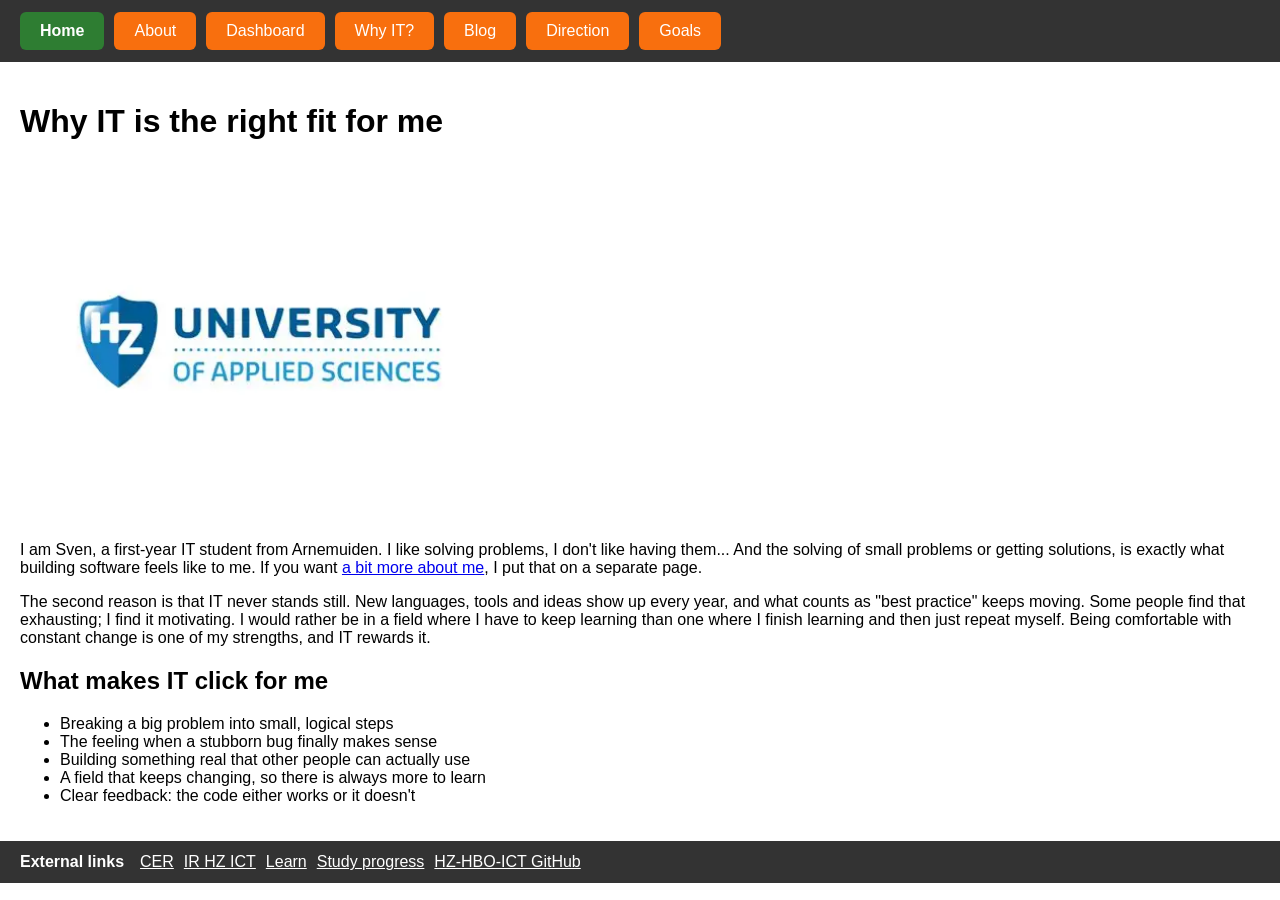
<file: index.html>
<!DOCTYPE html>
<html lang="en">
<head>
    <meta charset="UTF-8">
    <meta name="viewport" content="width=device-width, initial-scale=1.0">
    <meta name="description" content="I am Sven van Dalen, a first-year HBO-ICT student at HZ, and this is why the IT field suits me.">
    <title>Why IT suits me</title>
    <link rel="stylesheet" href="css/style.css">
</head>
<body>
    <nav class="site-nav">
        <a href="index.html" class="active">Home</a>
        <a href="about.html">About</a>
        <a href="dashboard.html">Dashboard</a>
        <a href="why-it.html">Why IT?</a>
        <a href="blog.html">Blog</a>
        <a href="direction.html">Direction</a>
        <a href="goals.html">Goals</a>
    </nav>

    <main>
        <h1>Why IT is the right fit for me</h1>

        <img class="hz-image"
             src="img/hz.jpg"
             alt="Hz logo"
             width="480">

        <p>
            I am Sven, a first-year IT student from Arnemuiden. I like solving problems, I don't like having them... 
            And the solving of small problems or getting solutions, is exactly what building software
            feels like to me. If you want
            <a href="about.html">a bit more about me</a>, I put that on a
            separate page.
        </p>

        <p>
            The second reason is that IT never stands still. New languages,
            tools and ideas show up every year, and what counts as "best
            practice" keeps moving. Some people find that exhausting; I find it
            motivating. I would rather be in a field where I have to keep
            learning than one where I finish learning and then just repeat
            myself. Being comfortable with constant change is one of my
            strengths, and IT rewards it.
        </p>

        <h2>What makes IT click for me</h2>
        <ul>
            <li>Breaking a big problem into small, logical steps</li>
            <li>The feeling when a stubborn bug finally makes sense</li>
            <li>Building something real that other people can actually use</li>
            <li>A field that keeps changing, so there is always more to learn</li>
            <li>Clear feedback: the code either works or it doesn't</li>
        </ul>
    </main>

    <footer class="site-footer">
        <h2 class="footer-title">External links</h2>
        <nav class="external-nav" aria-label="External links">
            <a href="https://hz.reader.docfield.com/0eb02280-92aa-47e8-9714-e3f866708e61"
               target="_blank" rel="noopener noreferrer">CER</a>
            <a href="https://hz.reader.docfield.com/80871c39-9285-4b38-85e4-78a0efbc2461"
               target="_blank" rel="noopener noreferrer">IR HZ ICT</a>
            <a href="https://learn.hz.nl/"
               target="_blank" rel="noopener noreferrer">Learn</a>
            <a href="https://hz.osiris-student.nl/"
               target="_blank" rel="noopener noreferrer">Study progress</a>
            <a href="https://github.com/HZ-HBO-ICT"
               target="_blank" rel="noopener noreferrer">HZ-HBO-ICT GitHub</a>
        </nav>
    </footer>
</body>
</html>
</file>
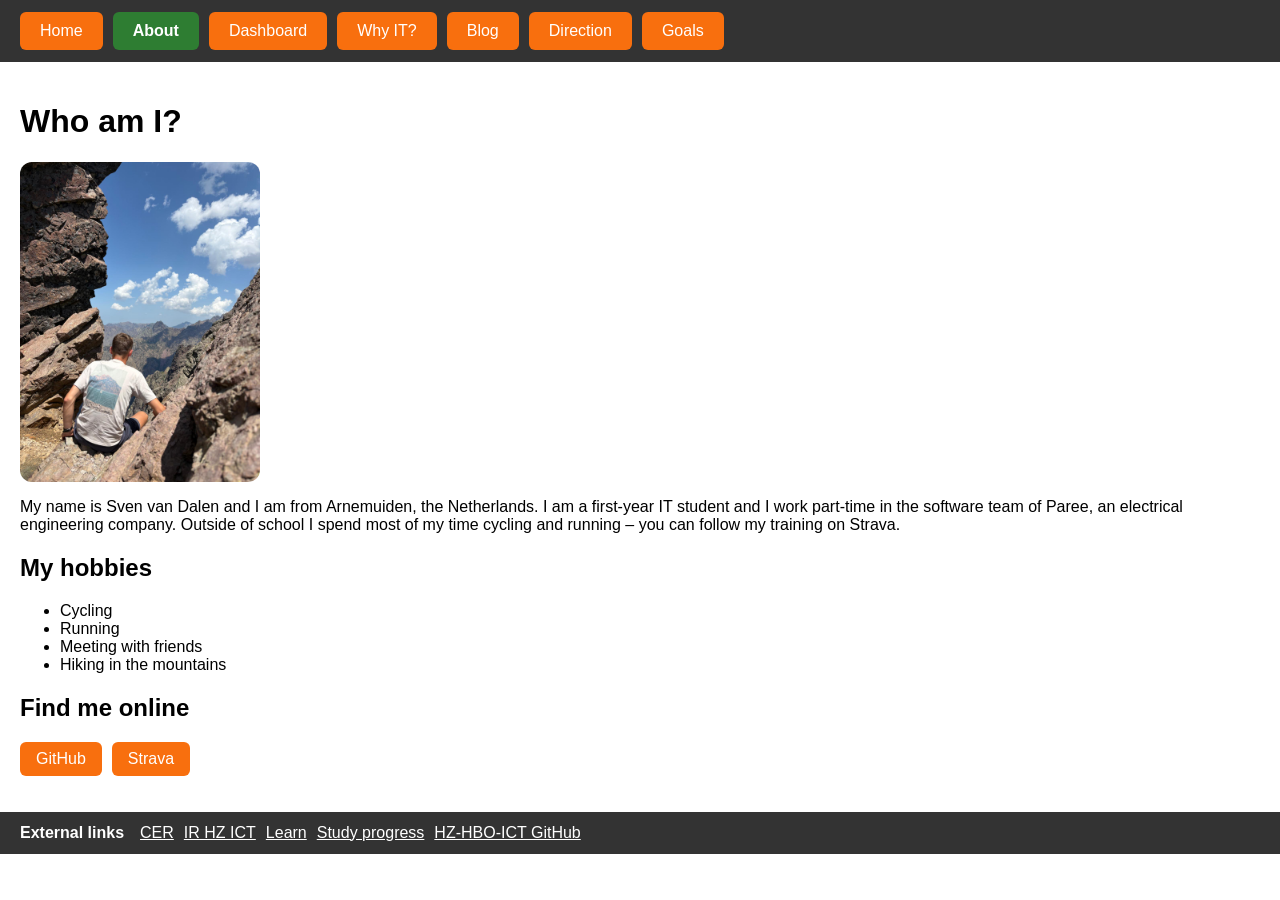
<file: about.html>
<!DOCTYPE html>
<html lang="en">
<head>
    <meta charset="UTF-8">
    <meta name="viewport" content="width=device-width, initial-scale=1.0">
    <meta name="description" content="Who is Sven van Dalen? A first-year IT student from Arnemuiden who loves cycling, running and hiking.">
    <title>Who am I?</title>
    <link rel="stylesheet" href="css/style.css">
</head>
<body>
    <nav class="site-nav">
        <a href="index.html">Home</a>
        <a href="about.html" class="active">About</a>
        <a href="dashboard.html">Dashboard</a>
        <a href="why-it.html">Why IT?</a>
        <a href="blog.html">Blog</a>
        <a href="direction.html">Direction</a>
        <a href="goals.html">Goals</a>
    </nav>

    <main>
        <h1>Who am I?</h1>

        <img class="profile-photo"
             src="img/photo.jpg"
             alt="Photo of Sven van Dalen"
             width="240">

        <p>
            My name is Sven van Dalen and I am from Arnemuiden, the
            Netherlands. I am a first-year IT student and I work part-time in
            the software team of Paree, an electrical engineering company.
            Outside of school I
            spend most of my time cycling and running &ndash; you can follow my
            training on Strava. 
        </p>

        <h2>My hobbies</h2>
        <ul>
            <li>Cycling</li>
            <li>Running</li>
            <li>Meeting with friends</li>
            <li>Hiking in the mountains</li>
        </ul>

        <h2>Find me online</h2>
        <ul class="social-links">
            <li>
                <a href="https://github.com/SvenvanDalen"
                   target="_blank" rel="noopener noreferrer">GitHub</a>
            </li>
            <li>
                <a href="https://www.strava.com/athletes/77824684"
                   target="_blank" rel="noopener noreferrer">Strava</a>
            </li>
        </ul>
    </main>

    <footer class="site-footer">
        <h2 class="footer-title">External links</h2>
        <nav class="external-nav" aria-label="External links">
            <a href="https://hz.reader.docfield.com/0eb02280-92aa-47e8-9714-e3f866708e61"
               target="_blank" rel="noopener noreferrer">CER</a>
            <a href="https://hz.reader.docfield.com/80871c39-9285-4b38-85e4-78a0efbc2461"
               target="_blank" rel="noopener noreferrer">IR HZ ICT</a>
            <a href="https://learn.hz.nl/"
               target="_blank" rel="noopener noreferrer">Learn</a>
            <a href="https://hz.osiris-student.nl/"
               target="_blank" rel="noopener noreferrer">Study progress</a>
            <a href="https://github.com/HZ-HBO-ICT"
               target="_blank" rel="noopener noreferrer">HZ-HBO-ICT GitHub</a>
        </nav>
    </footer>
</body>
</html>
</file>
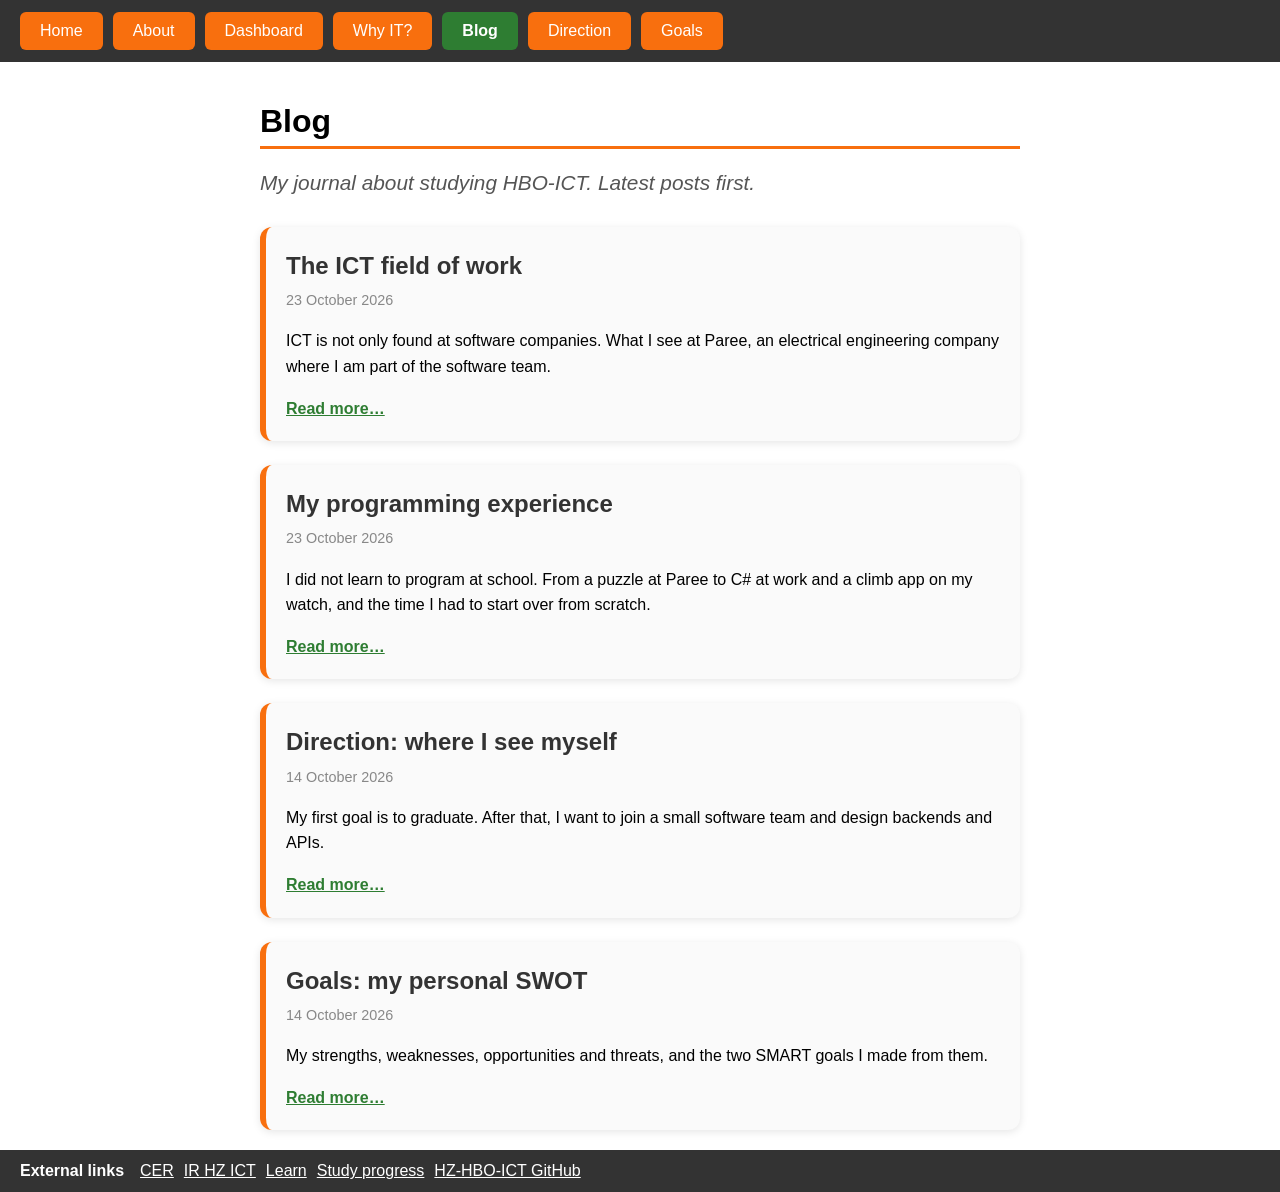
<file: blog.html>
<!DOCTYPE html>
<html lang="en">
<head>
    <meta charset="UTF-8">
    <meta name="viewport" content="width=device-width, initial-scale=1.0">
    <meta name="description" content="Blog by Sven van Dalen about studying HBO-ICT: goals, direction, programming experience and the ICT field of work.">
    <title>Blog</title>
    <link rel="stylesheet" href="css/style.css">
</head>
<body>
    <nav class="site-nav">
        <a href="index.html">Home</a>
        <a href="about.html">About</a>
        <a href="dashboard.html">Dashboard</a>
        <a href="why-it.html">Why IT?</a>
        <a href="blog.html" class="active">Blog</a>
        <a href="direction.html">Direction</a>
        <a href="goals.html">Goals</a>
    </nav>

    <main class="content-page">
        <h1>Blog</h1>
        <p class="intro">My journal about studying HBO-ICT. Latest posts first.</p>

        <!-- The feed is one section; every post excerpt in it is an article,
             because each excerpt makes sense on its own. -->
        <section class="blog-feed">
            <article class="post-excerpt">
                <h2>
                    <a href="ict-field.html">The ICT field of work</a>
                </h2>
                <p class="post-meta">
                    <time datetime="2026-10-23">23 October 2026</time>
                </p>
                <p>
                    ICT is not only found at software companies. What I see at
                    Paree, an electrical engineering company where I am part of
                    the software team.
                </p>
                <a href="ict-field.html" class="read-more">Read more&hellip;</a>
            </article>

            <article class="post-excerpt">
                <h2>
                    <a href="programming-experience.html">My programming experience</a>
                </h2>
                <p class="post-meta">
                    <time datetime="2026-10-23">23 October 2026</time>
                </p>
                <p>
                    I did not learn to program at school. From a puzzle at
                    Paree to C# at work and a climb app on my watch, and the time
                    I had to start over from scratch.
                </p>
                <a href="programming-experience.html" class="read-more">Read more&hellip;</a>
            </article>

            <article class="post-excerpt">
                <h2>
                    <a href="direction.html">Direction: where I see myself</a>
                </h2>
                <p class="post-meta">
                    <time datetime="2026-10-14">14 October 2026</time>
                </p>
                <p>
                    My first goal is to graduate. After that, I want to join a
                    small software team and design backends and APIs.
                </p>
                <a href="direction.html" class="read-more">Read more&hellip;</a>
            </article>

            <article class="post-excerpt">
                <h2>
                    <a href="goals.html">Goals: my personal SWOT</a>
                </h2>
                <p class="post-meta">
                    <time datetime="2026-10-14">14 October 2026</time>
                </p>
                <p>
                    My strengths, weaknesses, opportunities and threats, and the
                    two SMART goals I made from them.
                </p>
                <a href="goals.html" class="read-more">Read more&hellip;</a>
            </article>
        </section>
    </main>

    <footer class="site-footer">
        <h2 class="footer-title">External links</h2>
        <nav class="external-nav" aria-label="External links">
            <a href="https://hz.reader.docfield.com/0eb02280-92aa-47e8-9714-e3f866708e61"
               target="_blank" rel="noopener noreferrer">CER</a>
            <a href="https://hz.reader.docfield.com/80871c39-9285-4b38-85e4-78a0efbc2461"
               target="_blank" rel="noopener noreferrer">IR HZ ICT</a>
            <a href="https://learn.hz.nl/"
               target="_blank" rel="noopener noreferrer">Learn</a>
            <a href="https://hz.osiris-student.nl/"
               target="_blank" rel="noopener noreferrer">Study progress</a>
            <a href="https://github.com/HZ-HBO-ICT"
               target="_blank" rel="noopener noreferrer">HZ-HBO-ICT GitHub</a>
        </nav>
    </footer>
</body>
</html>
</file>
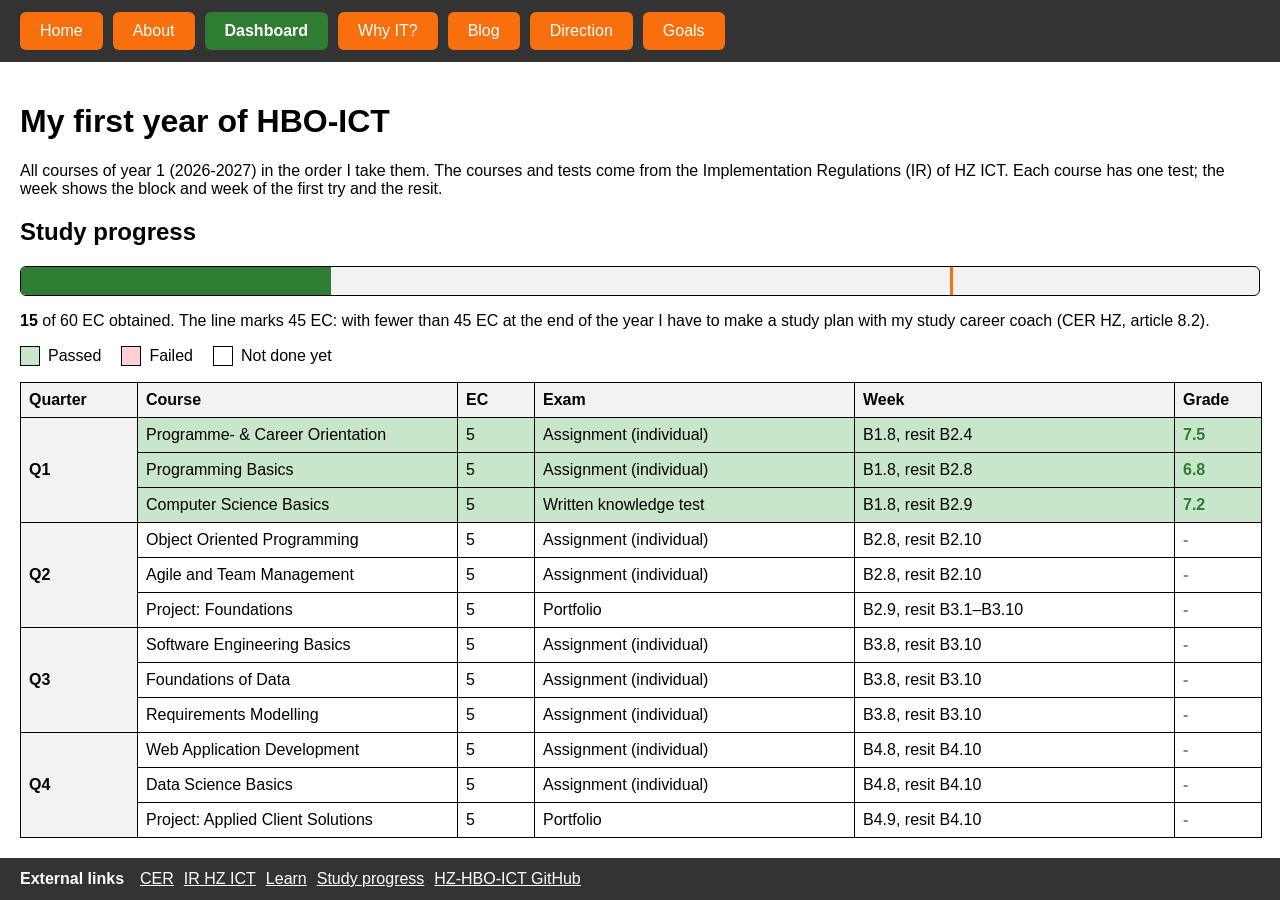
<file: dashboard.html>
<!DOCTYPE html>
<html lang="en">
<head>
    <meta charset="UTF-8">
    <meta name="viewport" content="width=device-width, initial-scale=1.0">
    <meta name="description" content="Study dashboard with all first-year HBO-ICT courses at HZ, grades and progress towards the 45 EC study advice boundary.">
    <title>Dashboard</title>
    <link rel="stylesheet" href="css/style.css">
    <script src="js/dashboard.js" defer></script>
</head>
<body>
    <nav class="site-nav">
        <a href="index.html">Home</a>
        <a href="about.html">About</a>
        <a href="dashboard.html" class="active">Dashboard</a>
        <a href="why-it.html">Why IT?</a>
        <a href="blog.html">Blog</a>
        <a href="direction.html">Direction</a>
        <a href="goals.html">Goals</a>
    </nav>

    <main>
        <!-- Dashboard: an overview of the whole year, laid out with flexbox
             instead of a <table>. Each ".board-row" is a flex row of cells;
             a ".board-group" keeps one quarter label next to its rows.
             To add a result: change the row class from "pending" to "passed"
             or "failed" and put the grade in the last cell. dashboard.js
             counts the EC of every "passed" row for the progress bar. -->
        <h1>My first year of HBO-ICT</h1>
        <p>
            All courses of year 1 (2026-2027) in the order I take them. The
            courses and tests come from the Implementation Regulations (IR) of
            HZ ICT. Each course has one test; the week shows the block and week
            of the first try and the resit.
        </p>

        <h2>Study progress</h2>
        <div class="progress">
            <div class="progress-fill" id="progress-fill"></div>
            <div class="progress-bsa" title="BSA line: 45 EC"></div>
        </div>
        <p class="progress-text">
            <strong id="progress-ec">0</strong> of 60 EC obtained.
            The line marks 45 EC: with fewer than 45 EC at the end of the year
            I have to make a study plan with my study career coach (CER HZ,
            article 8.2).
        </p>

        <ul class="legend">
            <li><span class="legend-box passed"></span> Passed</li>
            <li><span class="legend-box failed"></span> Failed</li>
            <li><span class="legend-box pending"></span> Not done yet</li>
        </ul>

        <div class="board">
            <div class="board-row board-head">
                <div class="cell cell-quarter">Quarter</div>
                <div class="cell">Course</div>
                <div class="cell cell-ec">EC</div>
                <div class="cell">Exam</div>
                <div class="cell">Week</div>
                <div class="cell cell-grade">Grade</div>
            </div>

            <div class="board-group">
                <div class="cell cell-quarter">Q1</div>
                <div class="board-group-rows">
                    <div class="board-row passed">
                        <div class="cell">Programme- &amp; Career Orientation</div>
                        <div class="cell cell-ec">5</div>
                        <div class="cell">Assignment (individual)</div>
                        <div class="cell">B1.8, resit B2.4</div>
                        <div class="cell cell-grade">7.5</div>
                    </div>
                    <div class="board-row passed">
                        <div class="cell">Programming Basics</div>
                        <div class="cell cell-ec">5</div>
                        <div class="cell">Assignment (individual)</div>
                        <div class="cell">B1.8, resit B2.8</div>
                        <div class="cell cell-grade">6.8</div>
                    </div>
                    <div class="board-row passed">
                        <div class="cell">Computer Science Basics</div>
                        <div class="cell cell-ec">5</div>
                        <div class="cell">Written knowledge test</div>
                        <div class="cell">B1.8, resit B2.9</div>
                        <div class="cell cell-grade">7.2</div>
                    </div>
                </div>
            </div>

            <div class="board-group">
                <div class="cell cell-quarter">Q2</div>
                <div class="board-group-rows">
                    <div class="board-row pending">
                        <div class="cell">Object Oriented Programming</div>
                        <div class="cell cell-ec">5</div>
                        <div class="cell">Assignment (individual)</div>
                        <div class="cell">B2.8, resit B2.10</div>
                        <div class="cell cell-grade">-</div>
                    </div>
                    <div class="board-row pending">
                        <div class="cell">Agile and Team Management</div>
                        <div class="cell cell-ec">5</div>
                        <div class="cell">Assignment (individual)</div>
                        <div class="cell">B2.8, resit B2.10</div>
                        <div class="cell cell-grade">-</div>
                    </div>
                    <div class="board-row pending">
                        <div class="cell">Project: Foundations</div>
                        <div class="cell cell-ec">5</div>
                        <div class="cell">Portfolio</div>
                        <div class="cell">B2.9, resit B3.1&ndash;B3.10</div>
                        <div class="cell cell-grade">-</div>
                    </div>
                </div>
            </div>

            <div class="board-group">
                <div class="cell cell-quarter">Q3</div>
                <div class="board-group-rows">
                    <div class="board-row pending">
                        <div class="cell">Software Engineering Basics</div>
                        <div class="cell cell-ec">5</div>
                        <div class="cell">Assignment (individual)</div>
                        <div class="cell">B3.8, resit B3.10</div>
                        <div class="cell cell-grade">-</div>
                    </div>
                    <div class="board-row pending">
                        <div class="cell">Foundations of Data</div>
                        <div class="cell cell-ec">5</div>
                        <div class="cell">Assignment (individual)</div>
                        <div class="cell">B3.8, resit B3.10</div>
                        <div class="cell cell-grade">-</div>
                    </div>
                    <div class="board-row pending">
                        <div class="cell">Requirements Modelling</div>
                        <div class="cell cell-ec">5</div>
                        <div class="cell">Assignment (individual)</div>
                        <div class="cell">B3.8, resit B3.10</div>
                        <div class="cell cell-grade">-</div>
                    </div>
                </div>
            </div>

            <div class="board-group">
                <div class="cell cell-quarter">Q4</div>
                <div class="board-group-rows">
                    <div class="board-row pending">
                        <div class="cell">Web Application Development</div>
                        <div class="cell cell-ec">5</div>
                        <div class="cell">Assignment (individual)</div>
                        <div class="cell">B4.8, resit B4.10</div>
                        <div class="cell cell-grade">-</div>
                    </div>
                    <div class="board-row pending">
                        <div class="cell">Data Science Basics</div>
                        <div class="cell cell-ec">5</div>
                        <div class="cell">Assignment (individual)</div>
                        <div class="cell">B4.8, resit B4.10</div>
                        <div class="cell cell-grade">-</div>
                    </div>
                    <div class="board-row pending">
                        <div class="cell">Project: Applied Client Solutions</div>
                        <div class="cell cell-ec">5</div>
                        <div class="cell">Portfolio</div>
                        <div class="cell">B4.9, resit B4.10</div>
                        <div class="cell cell-grade">-</div>
                    </div>
                </div>
            </div>
        </div>
    </main>

    <footer class="site-footer">
        <h2 class="footer-title">External links</h2>
        <nav class="external-nav" aria-label="External links">
            <a href="https://hz.reader.docfield.com/0eb02280-92aa-47e8-9714-e3f866708e61"
               target="_blank" rel="noopener noreferrer">CER</a>
            <a href="https://hz.reader.docfield.com/80871c39-9285-4b38-85e4-78a0efbc2461"
               target="_blank" rel="noopener noreferrer">IR HZ ICT</a>
            <a href="https://learn.hz.nl/"
               target="_blank" rel="noopener noreferrer">Learn</a>
            <a href="https://hz.osiris-student.nl/"
               target="_blank" rel="noopener noreferrer">Study progress</a>
            <a href="https://github.com/HZ-HBO-ICT"
               target="_blank" rel="noopener noreferrer">HZ-HBO-ICT GitHub</a>
        </nav>
    </footer>
</body>
</html>
</file>
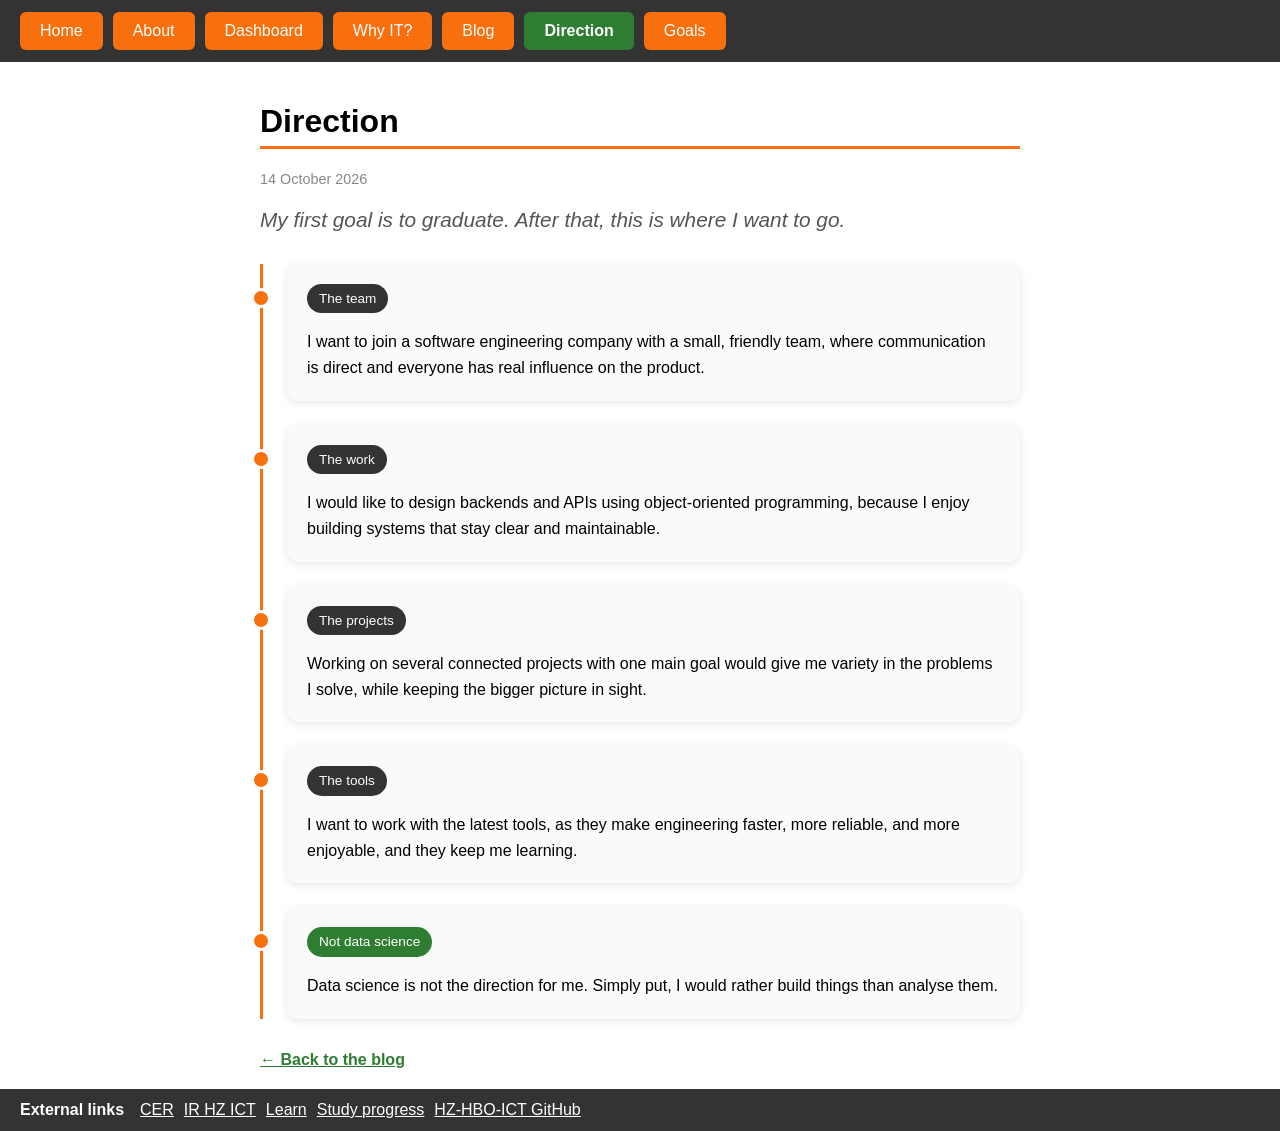
<file: direction.html>
<!DOCTYPE html>
<html lang="en">
<head>
    <meta charset="UTF-8">
    <meta name="viewport" content="width=device-width, initial-scale=1.0">
    <meta name="description" content="Where I, Sven van Dalen, see myself in the future: designing backends and APIs in a small software team.">
    <title>Direction</title>
    <link rel="stylesheet" href="css/style.css">
</head>
<body>
    <nav class="site-nav">
        <a href="index.html">Home</a>
        <a href="about.html">About</a>
        <a href="dashboard.html">Dashboard</a>
        <a href="why-it.html">Why IT?</a>
        <a href="blog.html">Blog</a>
        <a href="direction.html" class="active">Direction</a>
        <a href="goals.html">Goals</a>
    </nav>

    <main class="content-page">
        <h1>Direction</h1>
        <p class="post-meta">
            <time datetime="2026-10-14">14 October 2026</time>
        </p>
        <p class="intro">My first goal is to graduate. After that, this is where I want to go.</p>

        <div class="story">
            <section class="story-card">
                <span class="story-label">The team</span>
                <p>
                    I want to join a software engineering company with a small,
                    friendly team, where communication is direct and everyone has
                    real influence on the product.
                </p>
            </section>
            <section class="story-card">
                <span class="story-label">The work</span>
                <p>
                    I would like to design backends and APIs using object-oriented
                    programming, because I enjoy building systems that stay clear
                    and maintainable.
                </p>
            </section>
            <section class="story-card">
                <span class="story-label">The projects</span>
                <p>
                    Working on several connected projects with one main goal would
                    give me variety in the problems I solve, while keeping the
                    bigger picture in sight.
                </p>
            </section>
            <section class="story-card">
                <span class="story-label">The tools</span>
                <p>
                    I want to work with the latest tools, as they make engineering
                    faster, more reliable, and more enjoyable, and they keep me
                    learning.
                </p>
            </section>
            <section class="story-card">
                <span class="story-label">Not data science</span>
                <p>
                    Data science is not the direction for me. Simply put, I would
                    rather build things than analyse them.
                </p>
            </section>
        </div>

        <a href="blog.html" class="back-link">&larr; Back to the blog</a>
    </main>

    <footer class="site-footer">
        <h2 class="footer-title">External links</h2>
        <nav class="external-nav" aria-label="External links">
            <a href="https://hz.reader.docfield.com/0eb02280-92aa-47e8-9714-e3f866708e61"
               target="_blank" rel="noopener noreferrer">CER</a>
            <a href="https://hz.reader.docfield.com/80871c39-9285-4b38-85e4-78a0efbc2461"
               target="_blank" rel="noopener noreferrer">IR HZ ICT</a>
            <a href="https://learn.hz.nl/"
               target="_blank" rel="noopener noreferrer">Learn</a>
            <a href="https://hz.osiris-student.nl/"
               target="_blank" rel="noopener noreferrer">Study progress</a>
            <a href="https://github.com/HZ-HBO-ICT"
               target="_blank" rel="noopener noreferrer">HZ-HBO-ICT GitHub</a>
        </nav>
    </footer>
</body>
</html>
</file>
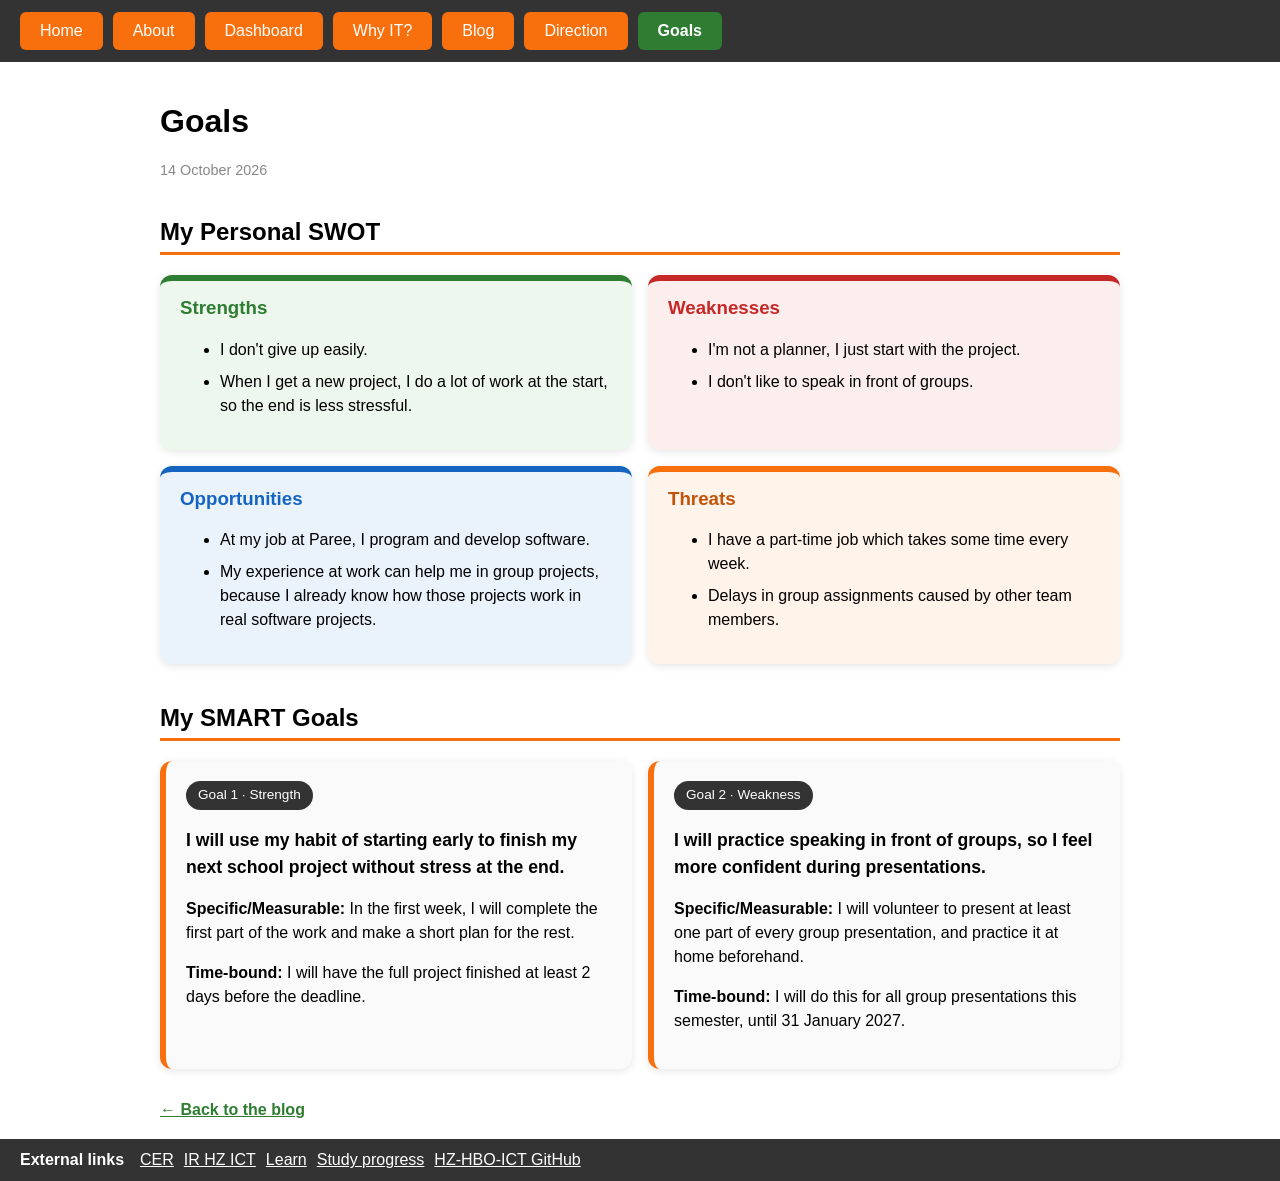
<file: goals.html>
<!DOCTYPE html>
<html lang="en">
<head>
    <meta charset="UTF-8">
    <meta name="viewport" content="width=device-width, initial-scale=1.0">
    <meta name="description" content="My personal SWOT analysis and SMART goals for my first year of HBO-ICT.">
    <title>Goals</title>
    <link rel="stylesheet" href="css/style.css">
</head>
<body>
    <nav class="site-nav">
        <a href="index.html">Home</a>
        <a href="about.html">About</a>
        <a href="dashboard.html">Dashboard</a>
        <a href="why-it.html">Why IT?</a>
        <a href="blog.html">Blog</a>
        <a href="direction.html">Direction</a>
        <a href="goals.html" class="active">Goals</a>
    </nav>

    <main class="goals-page">
        <h1>Goals</h1>
        <p class="post-meta">
            <time datetime="2026-10-14">14 October 2026</time>
        </p>

        <h2>My Personal SWOT</h2>
        <div class="swot">
            <section class="swot-box swot-strengths">
                <h3>Strengths</h3>
                <ul>
                    <li>I don't give up easily.</li>
                    <li>
                        When I get a new project, I do a lot of work at the
                        start, so the end is less stressful.
                    </li>
                </ul>
            </section>
            <section class="swot-box swot-weaknesses">
                <h3>Weaknesses</h3>
                <ul>
                    <li>I'm not a planner, I just start with the project.</li>
                    <li>I don't like to speak in front of groups.</li>
                </ul>
            </section>
            <section class="swot-box swot-opportunities">
                <h3>Opportunities</h3>
                <ul>
                    <li>At my job at Paree, I program and develop software.</li>
                    <li>
                        My experience at work can help me in group projects,
                        because I already know how those projects work in real
                        software projects.
                    </li>
                </ul>
            </section>
            <section class="swot-box swot-threats">
                <h3>Threats</h3>
                <ul>
                    <li>I have a part-time job which takes some time every week.</li>
                    <li>Delays in group assignments caused by other team members.</li>
                </ul>
            </section>
        </div>

        <h2>My SMART Goals</h2>
        <div class="goals">
            <section class="goal-card">
                <span class="goal-label">Goal 1 · Strength</span>
                <p class="goal-text">
                    I will use my habit of starting early to finish my next
                    school project without stress at the end.
                </p>
                <p>
                    <strong>Specific/Measurable:</strong> In the first week, I
                    will complete the first part of the work and make a short
                    plan for the rest.
                </p>
                <p>
                    <strong>Time-bound:</strong> I will have the full project
                    finished at least 2 days before the deadline.
                </p>
            </section>
            <section class="goal-card">
                <span class="goal-label">Goal 2 · Weakness</span>
                <p class="goal-text">
                    I will practice speaking in front of groups, so I feel more
                    confident during presentations.
                </p>
                <p>
                    <strong>Specific/Measurable:</strong> I will volunteer to
                    present at least one part of every group presentation, and
                    practice it at home beforehand.
                </p>
                <p>
                    <strong>Time-bound:</strong> I will do this for all group
                    presentations this semester, until 31 January 2027.
                </p>
            </section>
        </div>

        <a href="blog.html" class="back-link">&larr; Back to the blog</a>
    </main>

    <footer class="site-footer">
        <h2 class="footer-title">External links</h2>
        <nav class="external-nav" aria-label="External links">
            <a href="https://hz.reader.docfield.com/0eb02280-92aa-47e8-9714-e3f866708e61"
               target="_blank" rel="noopener noreferrer">CER</a>
            <a href="https://hz.reader.docfield.com/80871c39-9285-4b38-85e4-78a0efbc2461"
               target="_blank" rel="noopener noreferrer">IR HZ ICT</a>
            <a href="https://learn.hz.nl/"
               target="_blank" rel="noopener noreferrer">Learn</a>
            <a href="https://hz.osiris-student.nl/"
               target="_blank" rel="noopener noreferrer">Study progress</a>
            <a href="https://github.com/HZ-HBO-ICT"
               target="_blank" rel="noopener noreferrer">HZ-HBO-ICT GitHub</a>
        </nav>
    </footer>
</body>
</html>
</file>
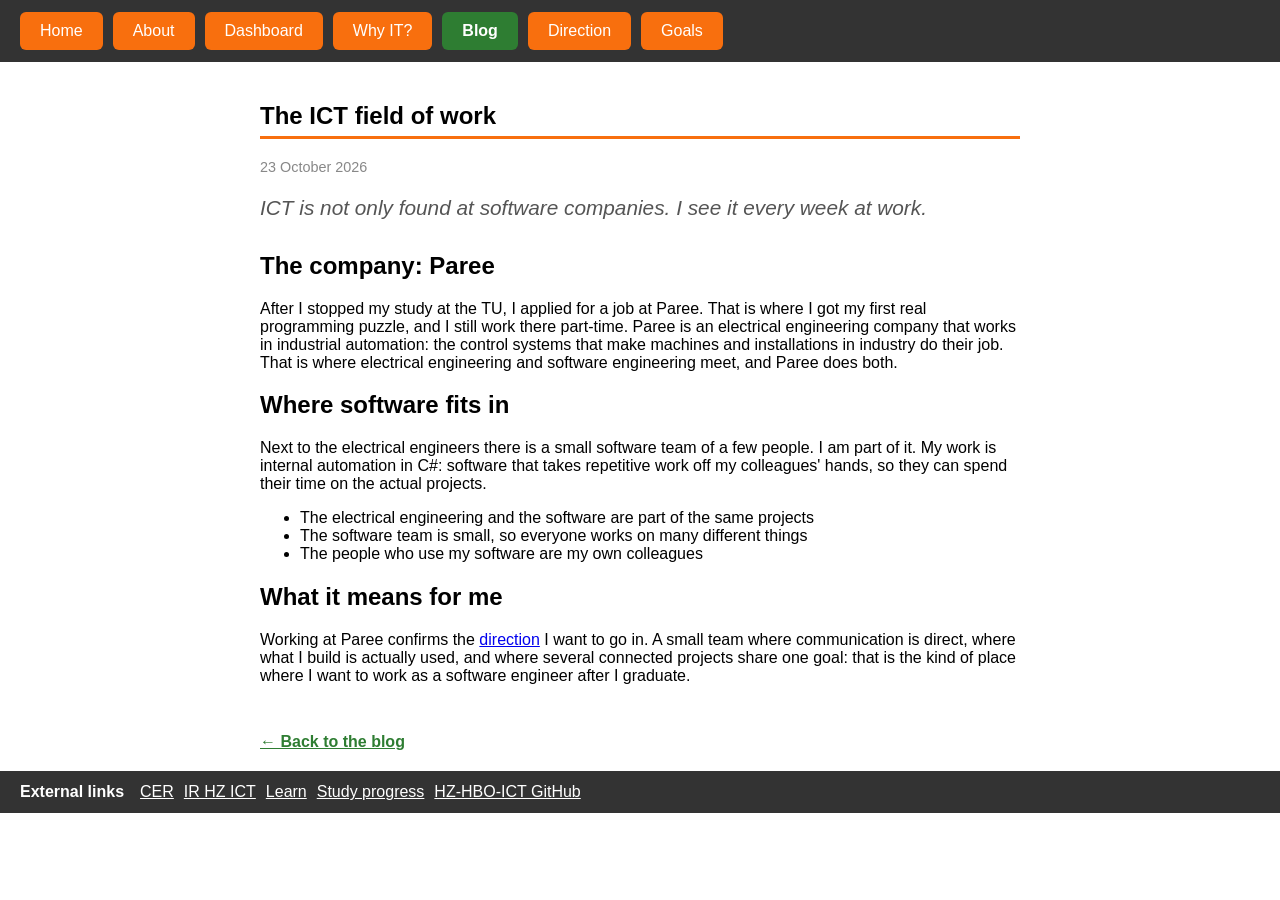
<file: ict-field.html>
<!DOCTYPE html>
<html lang="en">
<head>
    <meta charset="UTF-8">
    <meta name="viewport" content="width=device-width, initial-scale=1.0">
    <meta name="description" content="A look at the ICT field of work through Paree, an electrical engineering company with its own software team.">
    <title>The ICT field of work</title>
    <link rel="stylesheet" href="css/style.css">
</head>
<body>
    <nav class="site-nav">
        <a href="index.html">Home</a>
        <a href="about.html">About</a>
        <a href="dashboard.html">Dashboard</a>
        <a href="why-it.html">Why IT?</a>
        <a href="blog.html" class="active">Blog</a>
        <a href="direction.html">Direction</a>
        <a href="goals.html">Goals</a>
    </nav>

    <main class="content-page">
        <article>
            <h1>The ICT field of work</h1>
            <p class="post-meta">
                <time datetime="2026-10-23">23 October 2026</time>
            </p>

            <p class="intro">ICT is not only found at software companies. I see it every week at work.</p>

            <h2>The company: Paree</h2>
            <p>
                After I stopped my study at the TU, I applied for a job at
                Paree. That is where I got my first real programming puzzle,
                and I still work there part-time. Paree is an electrical
                engineering company that works in industrial automation: the
                control systems that make machines and installations in
                industry do their job. That is where electrical engineering and
                software engineering meet, and Paree does both.
            </p>

            <h2>Where software fits in</h2>
            <p>
                Next to the electrical engineers there is a small software team
                of a few people. I am part of it. My work is internal
                automation in C#: software that takes repetitive work off my
                colleagues' hands, so they can spend their time on the actual
                projects.
            </p>
            <ul>
                <li>The electrical engineering and the software are part of the same projects</li>
                <li>The software team is small, so everyone works on many different things</li>
                <li>The people who use my software are my own colleagues</li>
            </ul>

            <h2>What it means for me</h2>
            <p>
                Working at Paree confirms the
                <a href="direction.html">direction</a> I want to go in. A small
                team where communication is direct, where what I build is
                actually used, and where several connected projects share one
                goal: that is the kind of place where I want to work as a
                software engineer after I graduate.
            </p>
        </article>

        <a href="blog.html" class="back-link">&larr; Back to the blog</a>
    </main>

    <footer class="site-footer">
        <h2 class="footer-title">External links</h2>
        <nav class="external-nav" aria-label="External links">
            <a href="https://hz.reader.docfield.com/0eb02280-92aa-47e8-9714-e3f866708e61"
               target="_blank" rel="noopener noreferrer">CER</a>
            <a href="https://hz.reader.docfield.com/80871c39-9285-4b38-85e4-78a0efbc2461"
               target="_blank" rel="noopener noreferrer">IR HZ ICT</a>
            <a href="https://learn.hz.nl/"
               target="_blank" rel="noopener noreferrer">Learn</a>
            <a href="https://hz.osiris-student.nl/"
               target="_blank" rel="noopener noreferrer">Study progress</a>
            <a href="https://github.com/HZ-HBO-ICT"
               target="_blank" rel="noopener noreferrer">HZ-HBO-ICT GitHub</a>
        </nav>
    </footer>
</body>
</html>
</file>
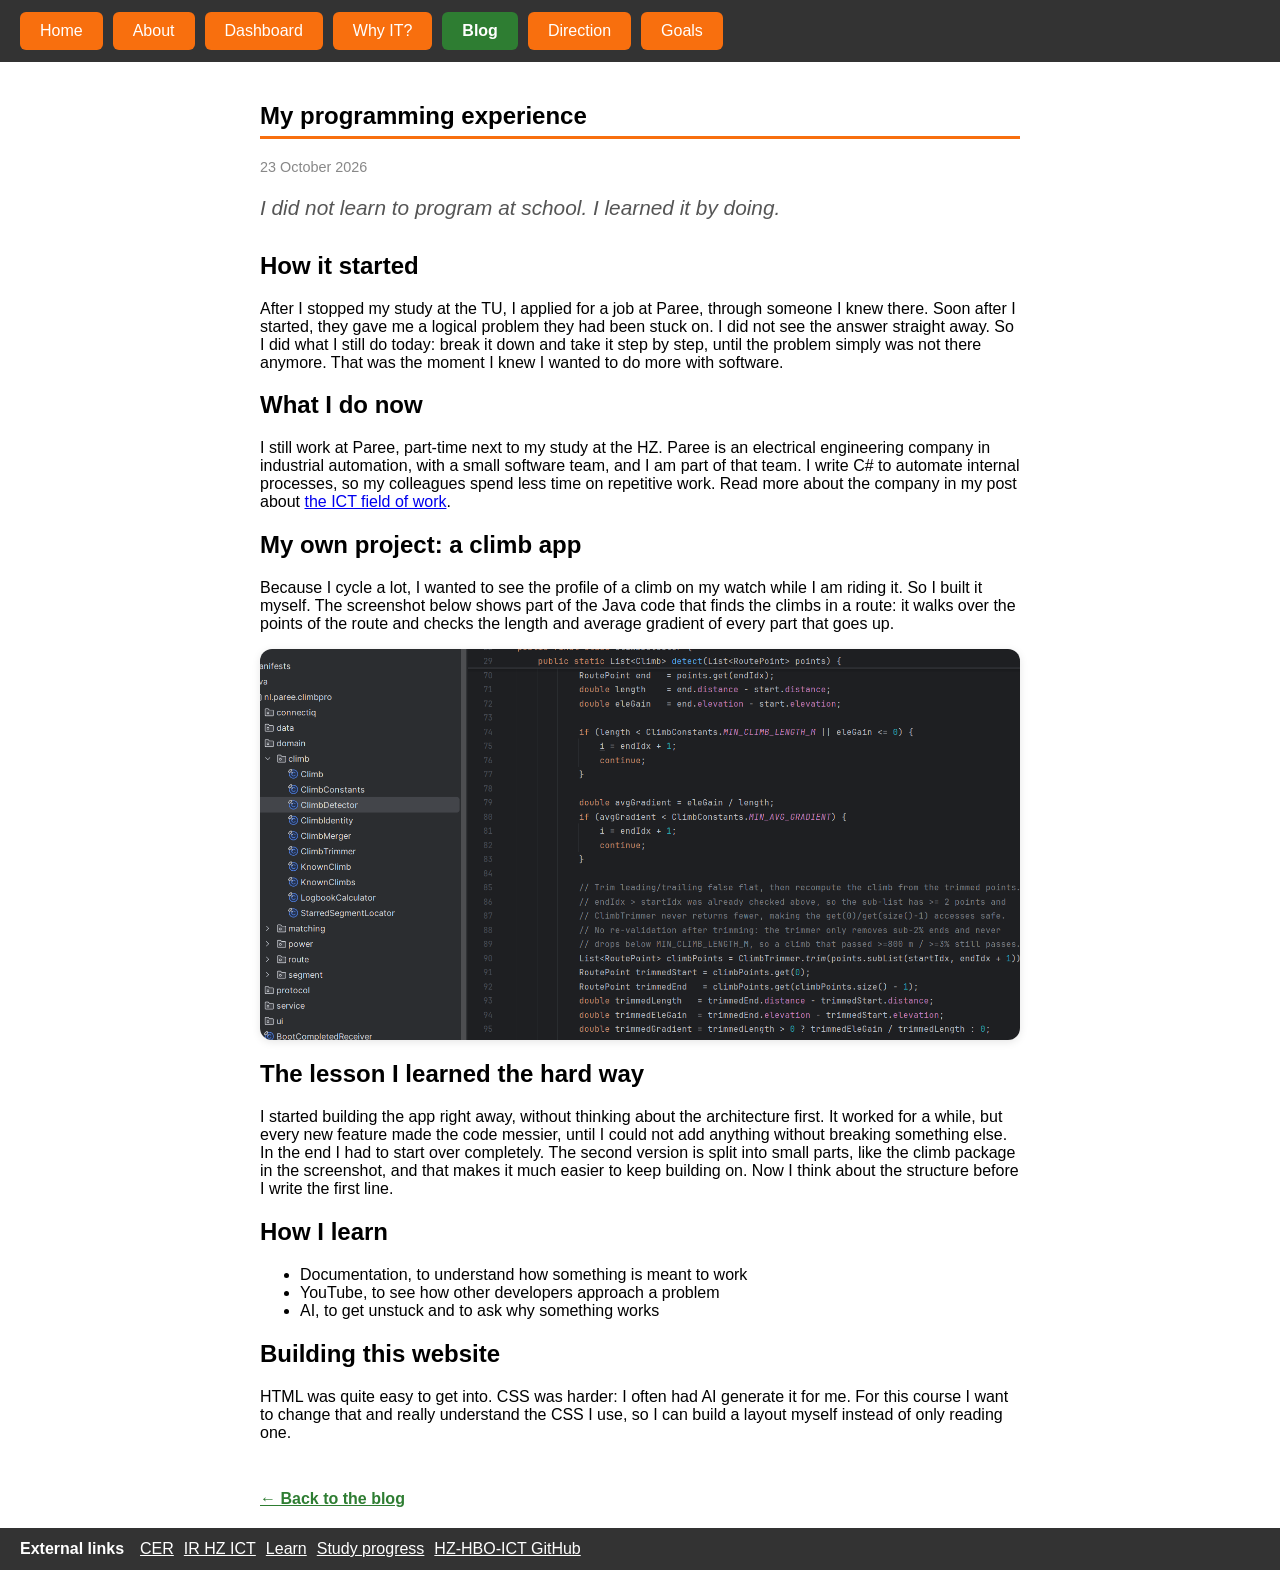
<file: programming-experience.html>
<!DOCTYPE html>
<html lang="en">
<head>
    <meta charset="UTF-8">
    <meta name="viewport" content="width=device-width, initial-scale=1.0">
    <meta name="description" content="How Sven van Dalen learned to program: C# at work, a Java climb app and lessons about software architecture.">
    <title>My programming experience</title>
    <link rel="stylesheet" href="css/style.css">
</head>
<body>
    <nav class="site-nav">
        <a href="index.html">Home</a>
        <a href="about.html">About</a>
        <a href="dashboard.html">Dashboard</a>
        <a href="why-it.html">Why IT?</a>
        <a href="blog.html" class="active">Blog</a>
        <a href="direction.html">Direction</a>
        <a href="goals.html">Goals</a>
    </nav>

    <main class="content-page">
        <article>
            <h1>My programming experience</h1>
            <p class="post-meta">
                <time datetime="2026-10-23">23 October 2026</time>
            </p>

            <p class="intro">I did not learn to program at school. I learned it by doing.</p>

            <h2>How it started</h2>
            <p>
                After I stopped my study at the TU, I applied for a job at
                Paree, through someone I knew there. Soon after I started, they
                gave me a logical problem they had been stuck on. I did not see
                the answer straight away. So I did what I still do today: break
                it down and take it step by step, until the problem simply was
                not there anymore. That was the moment I knew I wanted to do
                more with software.
            </p>

            <h2>What I do now</h2>
            <p>
                I still work at Paree, part-time next to my study at the HZ.
                Paree is an electrical engineering company in industrial
                automation, with a small software team, and I am part of that
                team. I write C# to automate internal processes, so my
                colleagues spend less time on repetitive work. Read more about
                the company in my post about
                <a href="ict-field.html">the ICT field of work</a>.
            </p>

            <h2>My own project: a climb app</h2>
            <p>
                Because I cycle a lot, I wanted to see the profile of a climb on
                my watch while I am riding it. So I built it myself. The
                screenshot below shows part of the Java code that finds the
                climbs in a route: it walks over the points of the route and
                checks the length and average gradient of every part that goes
                up.
            </p>
            <img class="post-image"
                 src="img/code.png"
                 alt="Java code of a ClimbDetector class that finds climbs in a cycling route">

            <h2>The lesson I learned the hard way</h2>
            <p>
                I started building the app right away, without thinking about
                the architecture first. It worked for a while, but every new
                feature made the code messier, until I could not add anything
                without breaking something else. In the end I had to start over
                completely. The second version is split into small parts, like
                the climb package in the screenshot, and that makes it much
                easier to keep building on. Now I think about the structure
                before I write the first line.
            </p>

            <h2>How I learn</h2>
            <ul>
                <li>Documentation, to understand how something is meant to work</li>
                <li>YouTube, to see how other developers approach a problem</li>
                <li>AI, to get unstuck and to ask why something works</li>
            </ul>

            <h2>Building this website</h2>
            <p>
                HTML was quite easy to get into. CSS was harder: I often had AI
                generate it for me. For this course I want to change that and
                really understand the CSS I use, so I can build a layout myself
                instead of only reading one.
            </p>
        </article>

        <a href="blog.html" class="back-link">&larr; Back to the blog</a>
    </main>

    <footer class="site-footer">
        <h2 class="footer-title">External links</h2>
        <nav class="external-nav" aria-label="External links">
            <a href="https://hz.reader.docfield.com/0eb02280-92aa-47e8-9714-e3f866708e61"
               target="_blank" rel="noopener noreferrer">CER</a>
            <a href="https://hz.reader.docfield.com/80871c39-9285-4b38-85e4-78a0efbc2461"
               target="_blank" rel="noopener noreferrer">IR HZ ICT</a>
            <a href="https://learn.hz.nl/"
               target="_blank" rel="noopener noreferrer">Learn</a>
            <a href="https://hz.osiris-student.nl/"
               target="_blank" rel="noopener noreferrer">Study progress</a>
            <a href="https://github.com/HZ-HBO-ICT"
               target="_blank" rel="noopener noreferrer">HZ-HBO-ICT GitHub</a>
        </nav>
    </footer>
</body>
</html>
</file>
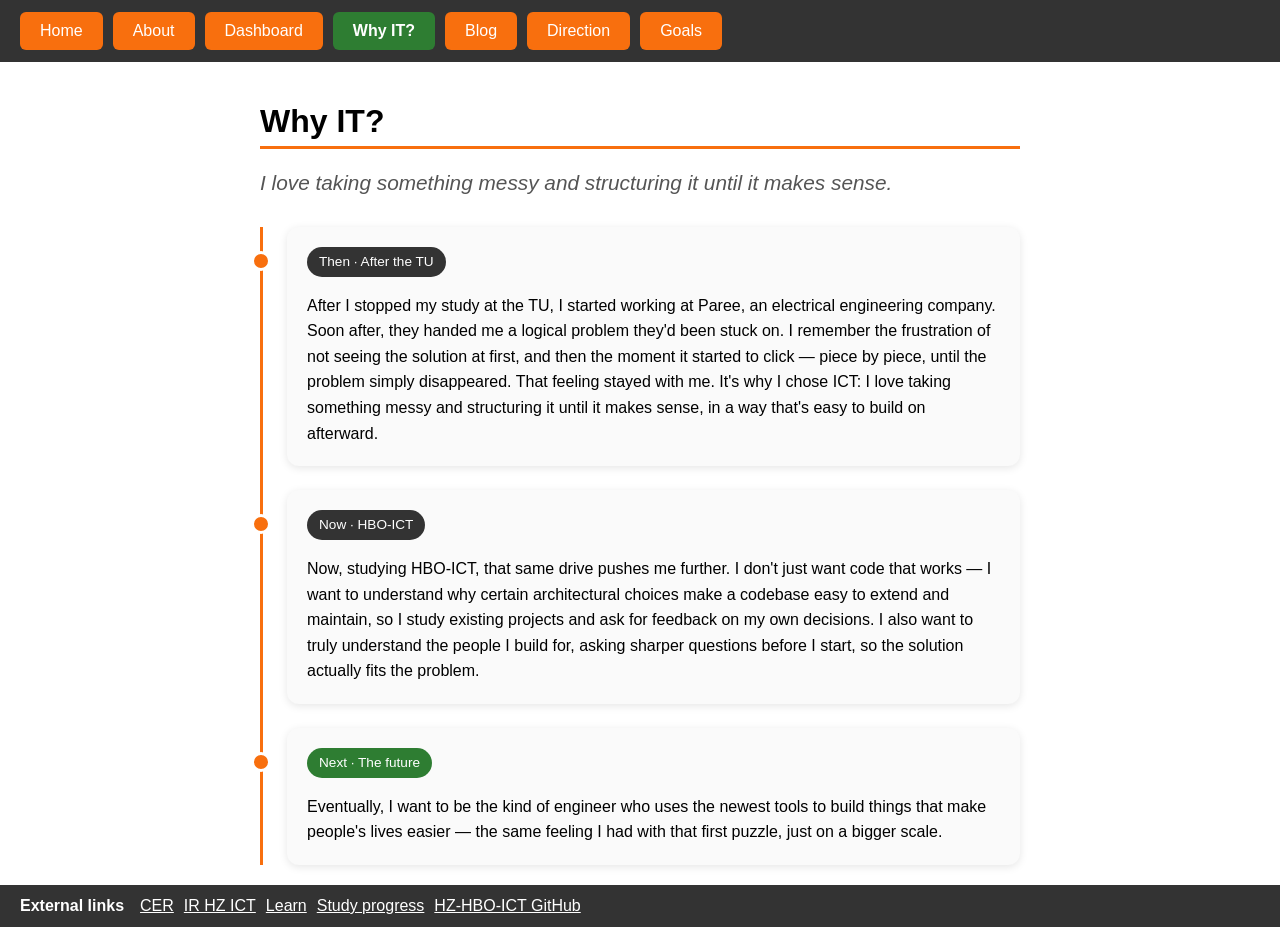
<file: why-it.html>
<!DOCTYPE html>
<html lang="en">
<head>
    <meta charset="UTF-8">
    <meta name="viewport" content="width=device-width, initial-scale=1.0">
    <meta name="description" content="Why Sven van Dalen chose HBO-ICT: from a logical puzzle at work to a career in software engineering.">
    <title>Why IT?</title>
    <link rel="stylesheet" href="css/style.css">
</head>
<body>
    <nav class="site-nav">
        <a href="index.html">Home</a>
        <a href="about.html">About</a>
        <a href="dashboard.html">Dashboard</a>
        <a href="why-it.html" class="active">Why IT?</a>
        <a href="blog.html">Blog</a>
        <a href="direction.html">Direction</a>
        <a href="goals.html">Goals</a>
    </nav>

    <main class="content-page">
        <h1>Why IT?</h1>
        <p class="intro">I love taking something messy and structuring it until it makes sense.</p>

        <div class="story">
            <section class="story-card">
                <span class="story-label">Then · After the TU</span>
                <p>
                    After I stopped my study at the TU, I started working at
                    Paree, an electrical engineering company. Soon after, they
                    handed me a logical problem they'd been stuck on. I remember the
                    frustration of not seeing the solution at first, and then the
                    moment it started to click — piece by piece, until the problem
                    simply disappeared. That feeling stayed with me. It's why I
                    chose ICT: I love taking something messy and structuring it
                    until it makes sense, in a way that's easy to build on
                    afterward.
                </p>
            </section>
            <section class="story-card">
                <span class="story-label">Now · HBO-ICT</span>
                <p>
                    Now, studying HBO-ICT, that same drive pushes me further. I
                    don't just want code that works — I want to understand why
                    certain architectural choices make a codebase easy to extend
                    and maintain, so I study existing projects and ask for feedback
                    on my own decisions. I also want to truly understand the people
                    I build for, asking sharper questions before I start, so the
                    solution actually fits the problem.
                </p>
            </section>
            <section class="story-card">
                <span class="story-label">Next · The future</span>
                <p>
                    Eventually, I want to be the kind of engineer who uses the
                    newest tools to build things that make people's lives easier —
                    the same feeling I had with that first puzzle, just on a
                    bigger scale.
                </p>
            </section>
        </div>
    </main>

    <footer class="site-footer">
        <h2 class="footer-title">External links</h2>
        <nav class="external-nav" aria-label="External links">
            <a href="https://hz.reader.docfield.com/0eb02280-92aa-47e8-9714-e3f866708e61"
               target="_blank" rel="noopener noreferrer">CER</a>
            <a href="https://hz.reader.docfield.com/80871c39-9285-4b38-85e4-78a0efbc2461"
               target="_blank" rel="noopener noreferrer">IR HZ ICT</a>
            <a href="https://learn.hz.nl/"
               target="_blank" rel="noopener noreferrer">Learn</a>
            <a href="https://hz.osiris-student.nl/"
               target="_blank" rel="noopener noreferrer">Study progress</a>
            <a href="https://github.com/HZ-HBO-ICT"
               target="_blank" rel="noopener noreferrer">HZ-HBO-ICT GitHub</a>
        </nav>
    </footer>
</body>
</html>
</file>
<file: css/style.css>
/* Shared stylesheet for the whole site.
   The navigation bar lives here so every page shares one look. */

body {
    margin: 0;
    font-family: 'Lucida Sans', 'Lucida Sans Unicode', Geneva, Verdana, sans-serif;
}

h1 {
    font-family: 'Lucida Sans', 'Lucida Sans Regular', 'Lucida Grande',
        'Lucida Sans Unicode', Geneva, Verdana, sans-serif;
}

main {
    padding: 20px;
}

/* ---- Navigation bar ---- */
.site-nav {
    display: flex;
    flex-wrap: wrap;
    gap: 10px;
    padding: 12px 20px;
    background-color: #333;
}

.site-nav a {
    display: inline-block;
    padding: 10px 20px;
    background-color: #f86f0e;
    color: white;
    text-decoration: none;
    border-radius: 6px;
    font-family: sans-serif;
}

.site-nav a:hover {
    background-color: #2200ff;
}

/* The link for the page you are currently on */
.site-nav a.active {
    background-color: #2e7d32;
    font-weight: bold;
}

/* ---- Footer with external links ---- */
.site-footer {
    display: flex;
    flex-wrap: wrap;
    align-items: center;
    gap: 16px;
    padding: 12px 20px;
    background-color: #333;
}

.footer-title {
    margin: 0;
    color: white;
    font-family: sans-serif;
    font-size: 1em;
}

.external-nav {
    display: flex;
    flex-wrap: wrap;
    gap: 10px;
}

.site-footer a {
    color: white;
    font-family: sans-serif;
}

.site-footer a:hover {
    color: #f86f0e;
}

/* ---- Profile / About page ---- */
.profile-photo {
    max-width: 240px;
    height: auto;
    border-radius: 12px;
    display: block;
    margin-bottom: 16px;
}

/* ---- Home / landing page ---- */
.hz-image {
    max-width: 100%;
    width: 480px;
    height: auto;
    border-radius: 12px;
    display: block;
    margin-bottom: 20px;
}

.social-links {
    list-style: none;
    padding: 0;
    display: flex;
    gap: 10px;
}

.social-links a {
    display: inline-block;
    padding: 8px 16px;
    background-color: #f86f0e;
    color: white;
    text-decoration: none;
    border-radius: 6px;
}

.social-links a:hover {
    background-color: #2200ff;
}

/* ---- Dashboard board (flexbox instead of a <table>) ---- */
.board {
    display: flex;
    flex-direction: column;
    border: 1px solid black;
    border-bottom: 0; /* each row draws its own bottom border */
    width: 100%;
}

/* A row of cells. */
.board-row {
    display: flex;
}

/* One quarter: the label sits beside its group of rows.
   Each .board-group stacks under the previous one because .board is a column. */
.board-group {
    display: flex; /* row: quarter label | rows */
}

/* The rows that belong to a single quarter fill the space next to the label. */
.board-group-rows {
    display: flex;
    flex-direction: column;
    flex: 1;
}

.cell {
    flex: 1; /* every column shares the width evenly by default */
    padding: 8px;
    border-bottom: 1px solid black;
    border-right: 1px solid black;
    text-align: left;
}

.board-row .cell:last-child,
.board-group-rows .cell:last-child {
    border-right: 0;
}

/* Narrow column for the EC number. */
.cell-ec {
    flex: 0 0 60px;
}

/* Fixed-width quarter column. In a .board-group it stretches to the full
   height of the 3 rows next to it (flex items stretch by default), so one
   label covers all 3 rows. */
.cell-quarter {
    flex: 0 0 100px;
    display: flex;
    align-items: center;
}

/* Make the quarter label in a group stand out a bit. */
.board-group > .cell-quarter {
    font-weight: bold;
    background-color: #f2f2f2;
}

.board-head {
    font-weight: bold;
    background-color: #f2f2f2;
}

/* Narrow column for the grade. */
.cell-grade {
    flex: 0 0 70px;
    font-weight: bold;
}

/* Status of a course: change the class on the row to change its color.
   The legend boxes use the same classes, so they always match the rows. */
.passed  { background-color: #c8e6c9; }
.failed  { background-color: #ffcdd2; }
.pending { background-color: white; }

.board-row.passed .cell-grade { color: #2e7d32; }
.board-row.failed .cell-grade { color: #c62828; }
.board-row.pending .cell-grade { color: #888; }

/* Legend that explains the colors. */
.legend {
    display: flex;
    flex-wrap: wrap;
    gap: 20px;
    padding: 0;
    list-style: none;
}

.legend li {
    display: flex;
    align-items: center;
    gap: 8px;
}

.legend-box {
    display: inline-block;
    width: 18px;
    height: 18px;
    border: 1px solid black;
}

/* Progress bar: obtained EC out of 60, with a line at the 45 EC BSA limit. */
.progress {
    position: relative;
    height: 28px;
    border: 1px solid black;
    border-radius: 6px;
    background-color: #f2f2f2;
    overflow: hidden;
}

.progress-fill {
    width: 0;
    height: 100%;
    background-color: #2e7d32;
}

/* 45 / 60 = 75% of the bar. */
.progress-bsa {
    position: absolute;
    top: 0;
    left: 75%;
    width: 3px;
    height: 100%;
    background-color: #f86f0e;
}

/* ---- Goals page ---- */
.goals-page {
    max-width: 960px;
    margin: 0 auto;
}

.goals-page h2 {
    margin-top: 40px;
    padding-bottom: 6px;
    border-bottom: 3px solid #f86f0e;
}

/* SWOT: 2 boxes per row, wraps to 1 per row on small screens. */
.swot {
    display: flex;
    flex-wrap: wrap;
    gap: 16px;
}

.swot-box {
    flex: 1 1 300px;
    padding: 16px 20px;
    border-radius: 12px;
    border-top: 6px solid;
    box-shadow: 0 2px 8px rgba(0, 0, 0, 0.1);
}

.swot-box h3 {
    margin-top: 0;
}

.swot-box li {
    margin-bottom: 8px;
    line-height: 1.5;
}

/* Each quadrant gets its own color. */
.swot-strengths     { border-color: #2e7d32; background-color: #edf7ee; }
.swot-weaknesses    { border-color: #c62828; background-color: #fdeeee; }
.swot-opportunities { border-color: #1565c0; background-color: #eaf2fc; }
.swot-threats       { border-color: #f86f0e; background-color: #fff3ea; }

.swot-strengths h3     { color: #2e7d32; }
.swot-weaknesses h3    { color: #c62828; }
.swot-opportunities h3 { color: #1565c0; }
.swot-threats h3       { color: #c2540a; }

/* SMART goals: cards side by side, wrap on small screens. */
.goals {
    display: flex;
    flex-wrap: wrap;
    gap: 16px;
}

.goal-card {
    flex: 1 1 300px;
    padding: 20px;
    border-radius: 12px;
    border-left: 6px solid #f86f0e;
    background-color: #fafafa;
    box-shadow: 0 2px 8px rgba(0, 0, 0, 0.1);
    line-height: 1.5;
}

.goal-label {
    display: inline-block;
    padding: 4px 12px;
    border-radius: 20px;
    background-color: #333;
    color: white;
    font-size: 0.85em;
}

.goal-text {
    font-size: 1.1em;
    font-weight: bold;
}

/* ---- Text pages: Why IT, the blog and the blog posts ---- */
.content-page {
    max-width: 760px;
    margin: 0 auto;
}

.content-page h1 {
    padding-bottom: 6px;
    border-bottom: 3px solid #f86f0e;
}

/* The one-line summary under the title. */
.intro {
    font-size: 1.3em;
    font-style: italic;
    color: #555;
    margin-bottom: 32px;
}

/* The three parts of the story stacked like a timeline:
   a line on the left with a dot for every card. */
.story {
    display: flex;
    flex-direction: column;
    gap: 24px;
    border-left: 3px solid #f86f0e;
    padding-left: 24px;
}

.story-card {
    position: relative;
    padding: 20px;
    border-radius: 12px;
    background-color: #fafafa;
    box-shadow: 0 2px 8px rgba(0, 0, 0, 0.1);
    line-height: 1.6;
}

/* The dot on the timeline line. */
.story-card::before {
    content: "";
    position: absolute;
    left: -36px;
    top: 24px;
    width: 14px;
    height: 14px;
    border-radius: 50%;
    background-color: #f86f0e;
    border: 3px solid white;
}

.story-card p {
    margin-bottom: 0;
}

.story-label {
    display: inline-block;
    padding: 4px 12px;
    border-radius: 20px;
    background-color: #333;
    color: white;
    font-size: 0.85em;
}

/* Last card (the future) gets the green "active" color. */
.story-card:last-child .story-label {
    background-color: #2e7d32;
}

/* ---- Blog ---- */

/* The feed: one card per post excerpt, newest first. */
.blog-feed {
    display: flex;
    flex-direction: column;
    gap: 24px;
}

.post-excerpt {
    padding: 20px;
    border-radius: 12px;
    border-left: 6px solid #f86f0e;
    background-color: #fafafa;
    box-shadow: 0 2px 8px rgba(0, 0, 0, 0.1);
    line-height: 1.6;
}

.post-excerpt h2 {
    margin: 0;
}

.post-excerpt h2 a {
    color: #333;
    text-decoration: none;
}

.post-excerpt h2 a:hover {
    color: #f86f0e;
}

/* Date line under the title of a post or excerpt. */
.post-meta {
    margin-top: 4px;
    color: #888;
    font-size: 0.9em;
}

.read-more {
    color: #2e7d32;
    font-weight: bold;
}

/* Screenshot or picture inside a blog post. */
.post-image {
    display: block;
    max-width: 100%;
    height: auto;
    border-radius: 12px;
    box-shadow: 0 2px 8px rgba(0, 0, 0, 0.1);
}

/* Link from a blog post back to the feed. */
.back-link {
    display: inline-block;
    margin-top: 32px;
    color: #2e7d32;
    font-weight: bold;
}
</file>
